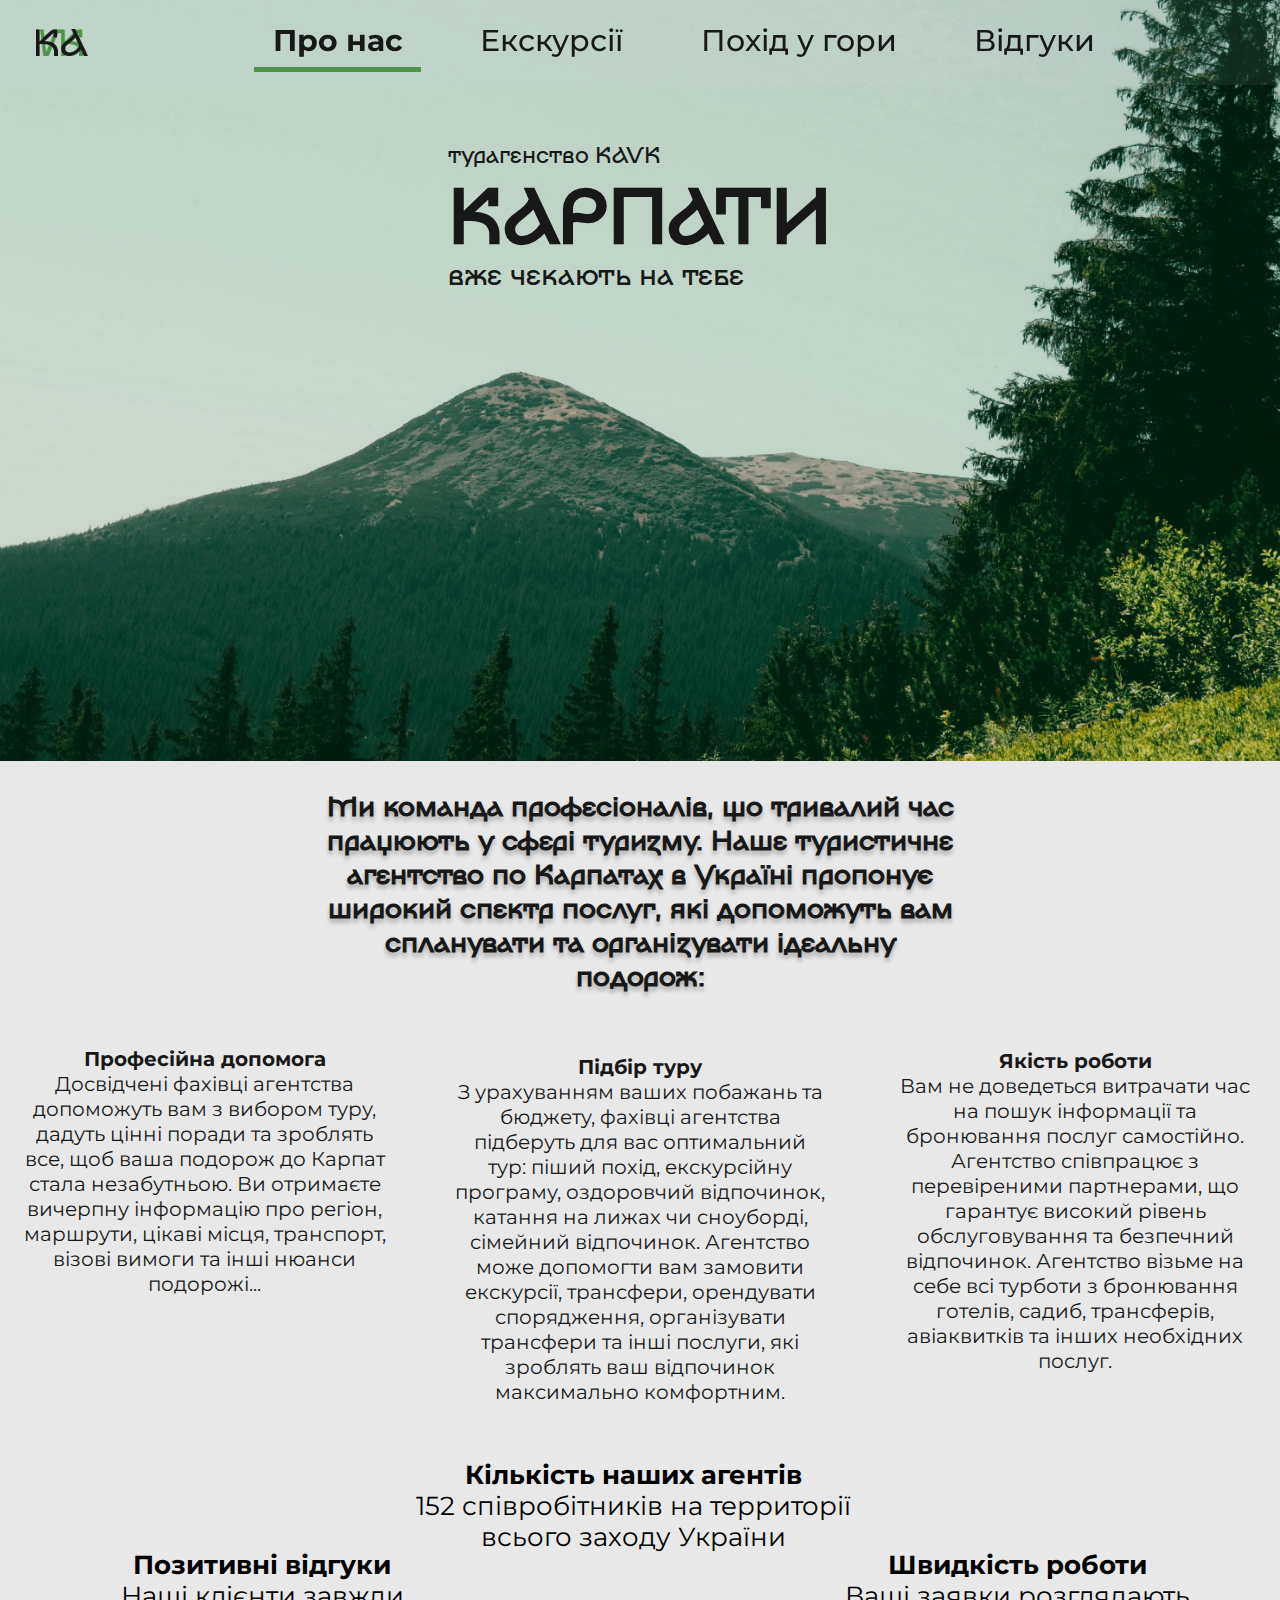
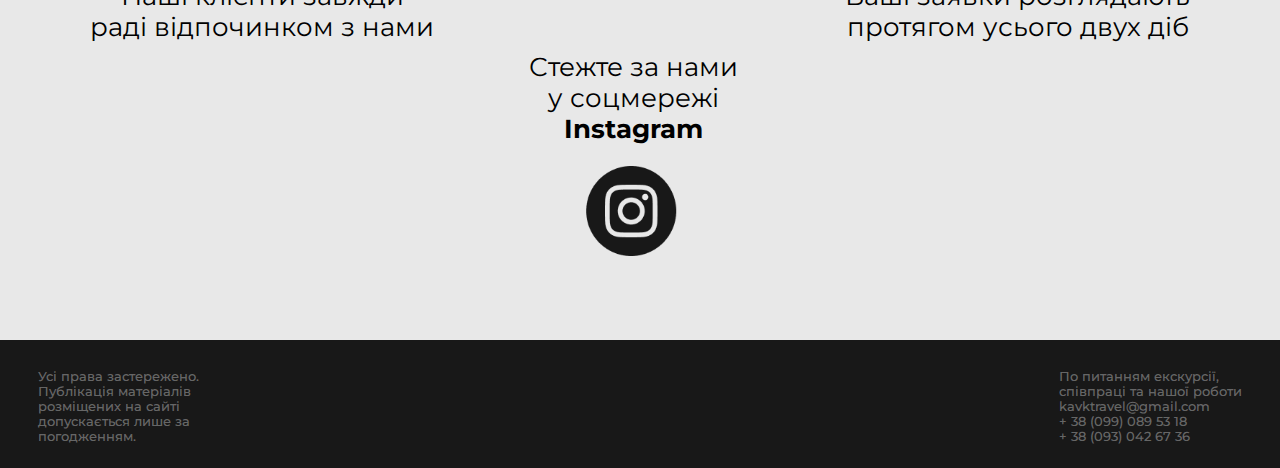
<file: index.html>
<!DOCTYPE html>
<html lang="en">
<head>
    <meta charset="UTF-8">
    <meta name="viewport" content="width=device-width, initial-scale=1.0">
    <title>KAVK Travel</title>
    <link rel="icon" href="images/Group 2 (2).png" sizes="32x32" type="image/png">
    <link href="https://fonts.googleapis.com/css2?family=Montserrat:wght@500&display=swap" rel="stylesheet">
    <link rel="preconnect" href="https://fonts.googleapis.com">
    <link rel="stylesheet" href="css/index.css">
    <link rel="stylesheet" href="fonts"> 
</head>

    <header>
        <img src="images/Clip path group.png" alt="Логотип">
        <div class="buttons-container">
            <button id="indexButton" class="nav-button" data-page="index">Про нас</button>
            <button id="excursionsButton" class="nav-button" data-page="excursions">Екскурсії</button>
            <button id="mountainsButton" class="nav-button" data-page="mountains">Похід у гори</button>
            <button id="reviewsButton" class="nav-button" data-page="reviews">Відгуки</button>
        </div>    
    </header>
    
    <div class="text">
            <p>турагенство KAVK</p>
            <h2>КАРПАТИ</h2>
            <p>вже чекають на тебе</p>
        </div>

    <div class="text1">
        <h1>Ми команда професіоналів, що тривалий час працюють у сфері туризму. Наше туристичне агентство по Карпатах в Україні пропонує широкий спектр послуг, які допоможуть вам спланувати та організувати ідеальну подорож:</h1>
    </div>
    <div class="text2">
        <B>Професійна допомога</B>
            <p>Досвідчені фахівці агентства допоможуть вам з вибором туру, дадуть цінні поради та зроблять все, щоб ваша подорож до Карпат стала незабутньою. Ви отримаєте вичерпну інформацію про регіон, маршрути, цікаві місця, транспорт, візові вимоги та інші нюанси подорожі...</p>
    </div>
    
    <div class="text3">
        <B>Підбір туру</B>
           <p> З урахуванням ваших побажань та бюджету, фахівці агентства підберуть для вас оптимальний тур: піший похід, екскурсійну програму, оздоровчий відпочинок, катання на лижах чи сноуборді, сімейний відпочинок. Агентство може допомогти вам замовити екскурсії, трансфери, орендувати спорядження, організувати трансфери та інші послуги, які зроблять ваш відпочинок максимально комфортним.</p>
    </div>
    
    <div class="text4">
        <B>Якість роботи</B>
            <p>Вам не доведеться витрачати час на пошук інформації та бронювання послуг самостійно. Агентство співпрацює з перевіреними партнерами, що гарантує високий рівень обслуговування та безпечний відпочинок. Агентство візьме на себе всі турботи з бронювання готелів, садиб, трансферів, авіаквитків та інших необхідних послуг.</p>
    </div>

    <div class="text5">
        <B>Кількість наших агентів </B>
            <p>152 співробітників на территорії</p>
            <p>всього заходу України</p>
    </div>

    <div class="text6">
        <B>Позитивні відгуки</B>
            <p>Наші клієнти завжди</p>
            <p>раді відпочинком з нами</p>
    </div>

    <div class="text7">
        <B>Швидкість роботи</B>
            <p>Ваші заявки розглядають</p>
            <p>протягом усього двух діб</p>
    </div>

    <div class="text8">
        <p>Стежте за нами</p>
            <p>у соцмережі</p>
            <b>Instagram</b>
    </div>

    <div class="instagram-button">
        <a href="https://www.instagram.com/kavk_travel_?igsh=MTAzMWR1bzZlYnhleg==" target="_blank">   
            <img src="images/Frame 5.png" alt="Instagram" class="logo1">
            <img src="images/variant_1.png" alt="Instagram" class="logo2">
        </a>
    </div>

    <div class="full-page">
        <div class="slideshow-container"> 
                <div class="slide">
                    <img src="images/photo_main (2).jpg" alt="Main Photo">
                </div>
                <div class="slide">
                    <img src=" images/Property 1=Variant3.jpg" alt="Second Photo">
                </div>
                <div class="slide">
                    <img src="images/photo_main (1).jpg" alt="Third Photo">
            </div>
            <img src="images/main_1.png">
        </div>
        <div class="bottom-panel">
        <div class="bottom-left">
            <p>Усі права застережено. <br> Публікація матеріалів <br>розміщених на сайті <br> допускається лише за<br> погодженням.</p>
    </div>
    <div class="bottom-right">
        <p>По питанням екскурсії, <br> співпраці та нашої роботи <br>
            kavktravel@gmail.com <br>
            + 38 (099) 089 53 18 <br>
            + 38 (093) 042 67 36</p>
    </div>   
    <script>
    // Зміна кольору фону заголовка під час прокручування
   window.addEventListener('scroll', function() {
       const header = document.querySelector('header');
       if (window.scrollY > 50) { 
           header.classList.add('scrolled');
       } else {
           header.classList.remove('scrolled');
       }
            });
        // відповідає за кнопки верхньої панелі
       const buttons = document.querySelectorAll('.nav-button');
       function navigateToPage(event) {
           const page = event.target.getAttribute('data-page'); 
           window.location.href = `${page}.html`;
       }
       buttons.forEach(button => button.addEventListener('click', navigateToPage));
       function setActiveButton() {
           const currentPageUrl = window.location.href; 
           buttons.forEach(button => {
               const buttonPageUrl = button.getAttribute('data-page') + '.html';
               if (currentPageUrl.includes(buttonPageUrl)) {
                   button.classList.add('active'); 
               }
           });
       }
       // функція слайдшоу
       let slideIndex = 0;
           showSlides();
           function showSlides() {
       let slides = document.getElementsByClassName("slide");
       for (let i = 0; i < slides.length; i++) {
           slides[i].style.display = "none";
       }
           slideIndex++;
       if (slideIndex > slides.length) {slideIndex = 1}
       slides[slideIndex-1].style.display = "block";
       setTimeout(showSlides, 3000);
       } 
       // Викликає функцію при завантаженні сторінки
       window.addEventListener('load', setActiveButton);
   </script>
</body>
</html>
</file>
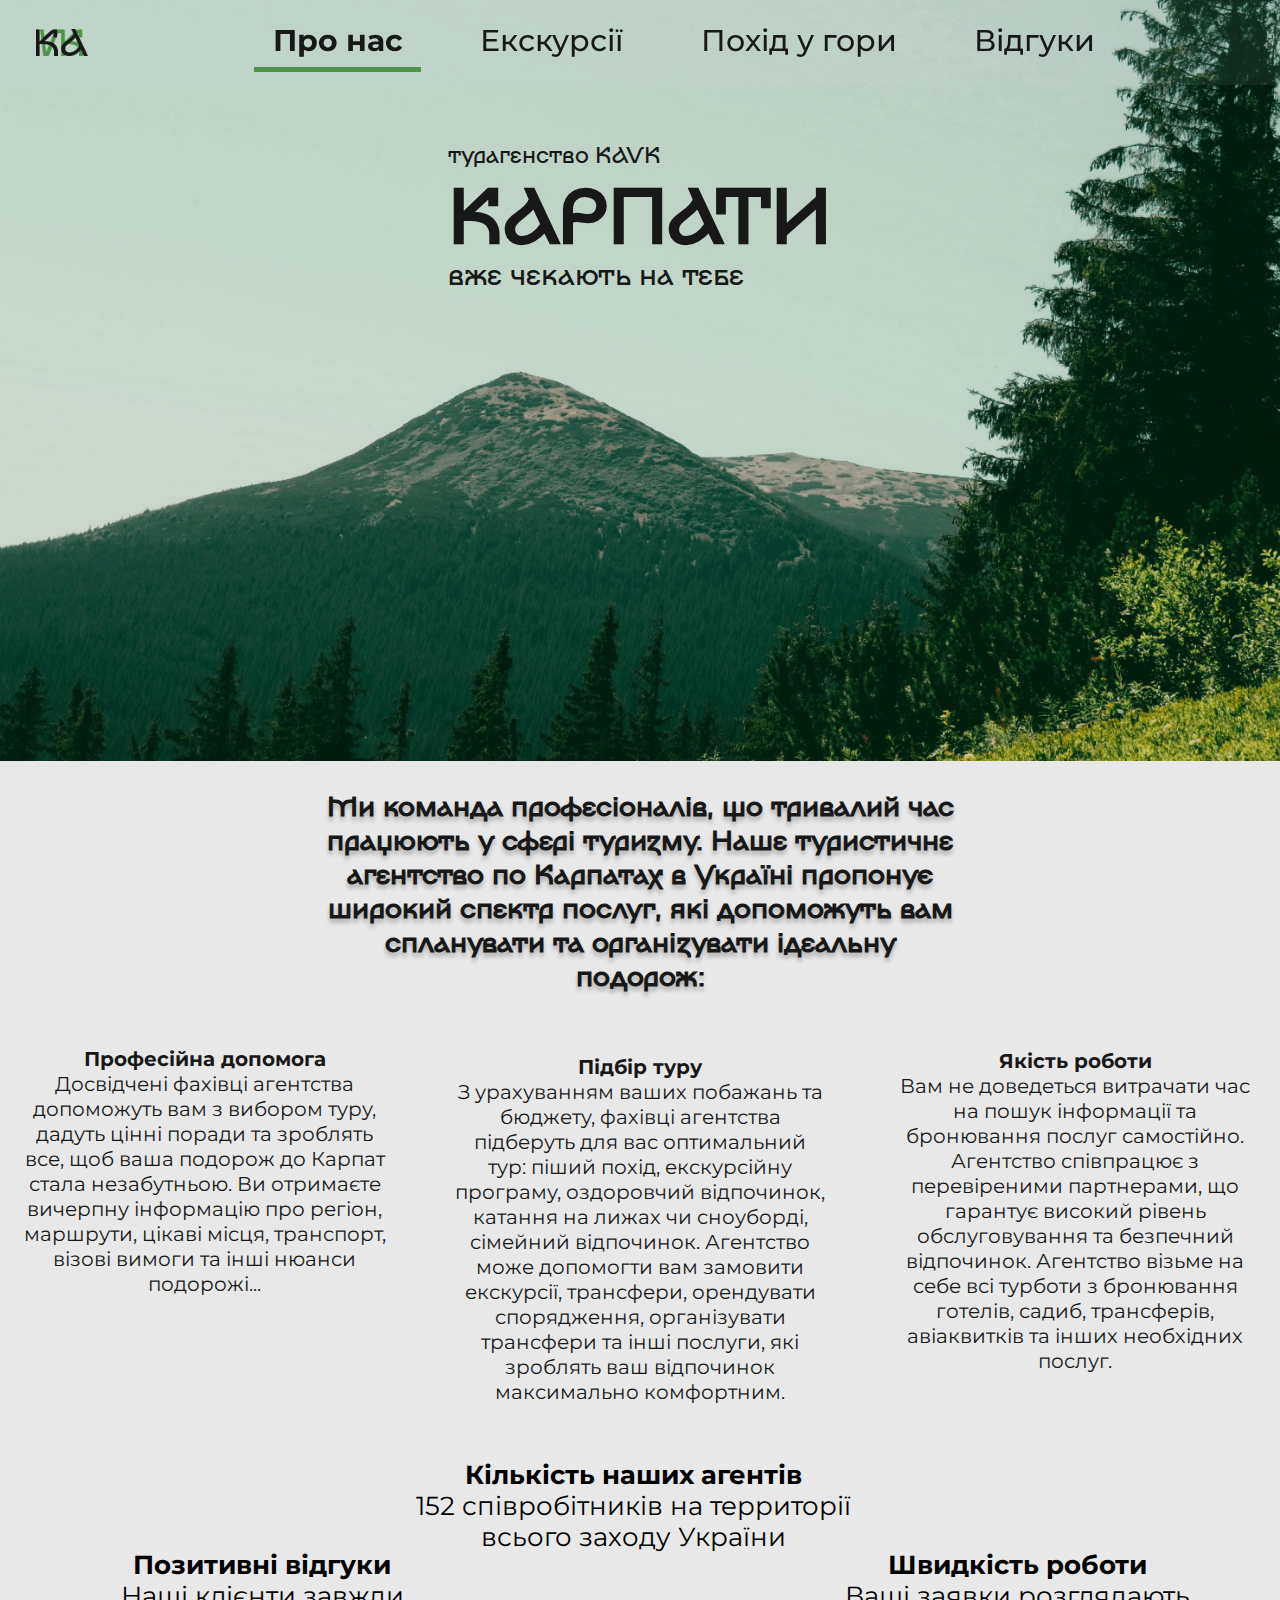
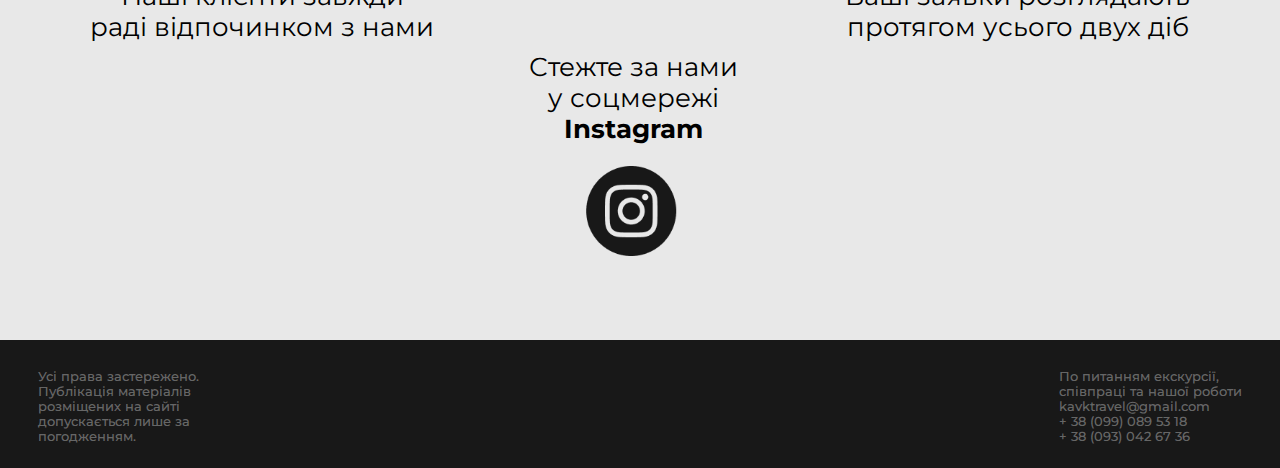
<file: about.html>
<!DOCTYPE html>
<html lang="en">
<head>
    <meta charset="UTF-8">
    <meta name="viewport" content="width=device-width, initial-scale=1.0">
    <title>KAVK Travel</title>
    <link rel="icon" href="images/Group 2 (2).png" sizes="32x32" type="image/png">
    <link href="https://fonts.googleapis.com/css2?family=Montserrat:wght@500&display=swap" rel="stylesheet">
    <link rel="preconnect" href="https://fonts.googleapis.com">
    <link rel="stylesheet" href="css/about.css">
    <link rel="stylesheet" href="fonts"> 
</head>

    <header>
        <img src="images/Clip path group.png" alt="Логотип">
        <div class="buttons-container">
            <button id="aboutButton" class="nav-button" data-page="about">Про нас</button>
            <button id="excursionsButton" class="nav-button" data-page="excursions">Екскурсії</button>
            <button id="mountainsButton" class="nav-button" data-page="mountains">Похід у гори</button>
            <button id="reviewsButton" class="nav-button" data-page="reviews">Відгуки</button>
        </div>    
    </header>
    
    <div class="text">
            <p>турагенство KAVK</p>
            <h2>КАРПАТИ</h2>
            <p>вже чекають на тебе</p>
        </div>

    <div class="text1">
        <h1>Ми команда професіоналів, що тривалий час працюють у сфері туризму. Наше туристичне агентство по Карпатах в Україні пропонує широкий спектр послуг, які допоможуть вам спланувати та організувати ідеальну подорож:</h1>
    </div>
    <div class="text2">
        <B>Професійна допомога</B>
            <p>Досвідчені фахівці агентства допоможуть вам з вибором туру, дадуть цінні поради та зроблять все, щоб ваша подорож до Карпат стала незабутньою. Ви отримаєте вичерпну інформацію про регіон, маршрути, цікаві місця, транспорт, візові вимоги та інші нюанси подорожі...</p>
    </div>
    
    <div class="text3">
        <B>Підбір туру</B>
           <p> З урахуванням ваших побажань та бюджету, фахівці агентства підберуть для вас оптимальний тур: піший похід, екскурсійну програму, оздоровчий відпочинок, катання на лижах чи сноуборді, сімейний відпочинок. Агентство може допомогти вам замовити екскурсії, трансфери, орендувати спорядження, організувати трансфери та інші послуги, які зроблять ваш відпочинок максимально комфортним.</p>
    </div>
    
    <div class="text4">
        <B>Якість роботи</B>
            <p>Вам не доведеться витрачати час на пошук інформації та бронювання послуг самостійно. Агентство співпрацює з перевіреними партнерами, що гарантує високий рівень обслуговування та безпечний відпочинок. Агентство візьме на себе всі турботи з бронювання готелів, садиб, трансферів, авіаквитків та інших необхідних послуг.</p>
    </div>

    <div class="text5">
        <B>Кількість наших агентів </B>
            <p>152 співробітників на территорії</p>
            <p>всього заходу України</p>
    </div>

    <div class="text6">
        <B>Позитивні відгуки</B>
            <p>Наші клієнти завжди</p>
            <p>раді відпочинком з нами</p>
    </div>

    <div class="text7">
        <B>Швидкість роботи</B>
            <p>Ваші заявки розглядають</p>
            <p>протягом усього двух діб</p>
    </div>

    <div class="text8">
        <p>Стежте за нами</p>
            <p>у соцмережі</p>
            <b>Instagram</b>
    </div>

    <div class="instagram-button">
        <a href="https://www.instagram.com/kavk_travel_?igsh=MTAzMWR1bzZlYnhleg==" target="_blank">   
            <img src="images/Frame 5.png" alt="Instagram" class="logo1">
            <img src="images/variant_1.png" alt="Instagram" class="logo2">
        </a>
    </div>

    <div class="full-page">
        <div class="slideshow-container"> 
                <div class="slide">
                    <img src="images/photo_main (2).jpg" alt="Main Photo">
                </div>
                <div class="slide">
                    <img src=" images/Property 1=Variant3.jpg" alt="Second Photo">
                </div>
                <div class="slide">
                    <img src="images/photo_main (1).jpg" alt="Third Photo">
            </div>
            <img src="images/main_1.png">
        </div>
        <div class="bottom-panel">
        <div class="bottom-left">
            <p>Усі права застережено. <br> Публікація матеріалів <br>розміщених на сайті <br> допускається лише за<br> погодженням.</p>
    </div>
    <div class="bottom-right">
        <p>По питанням екскурсії, <br> співпраці та нашої роботи <br>
            kavktravel@gmail.com <br>
            + 38 (099) 089 53 18 <br>
            + 38 (093) 042 67 36</p>
    </div>   
    <script>
    // Зміна кольору фону заголовка під час прокручування
   window.addEventListener('scroll', function() {
       const header = document.querySelector('header');
       if (window.scrollY > 50) { 
           header.classList.add('scrolled');
       } else {
           header.classList.remove('scrolled');
       }
            });
        // відповідає за кнопки верхньої панелі
       const buttons = document.querySelectorAll('.nav-button');
       function navigateToPage(event) {
           const page = event.target.getAttribute('data-page'); 
           window.location.href = `${page}.html`;
       }
       buttons.forEach(button => button.addEventListener('click', navigateToPage));
       function setActiveButton() {
           const currentPageUrl = window.location.href; 
           buttons.forEach(button => {
               const buttonPageUrl = button.getAttribute('data-page') + '.html';
               if (currentPageUrl.includes(buttonPageUrl)) {
                   button.classList.add('active'); 
               }
           });
       }
       // функція слайдшоу
       let slideIndex = 0;
           showSlides();
           function showSlides() {
       let slides = document.getElementsByClassName("slide");
       for (let i = 0; i < slides.length; i++) {
           slides[i].style.display = "none";
       }
           slideIndex++;
       if (slideIndex > slides.length) {slideIndex = 1}
       slides[slideIndex-1].style.display = "block";
       setTimeout(showSlides, 3000);
       } 
       // Викликає функцію при завантаженні сторінки
       window.addEventListener('load', setActiveButton);
   </script>
</body>
</html>
</file>
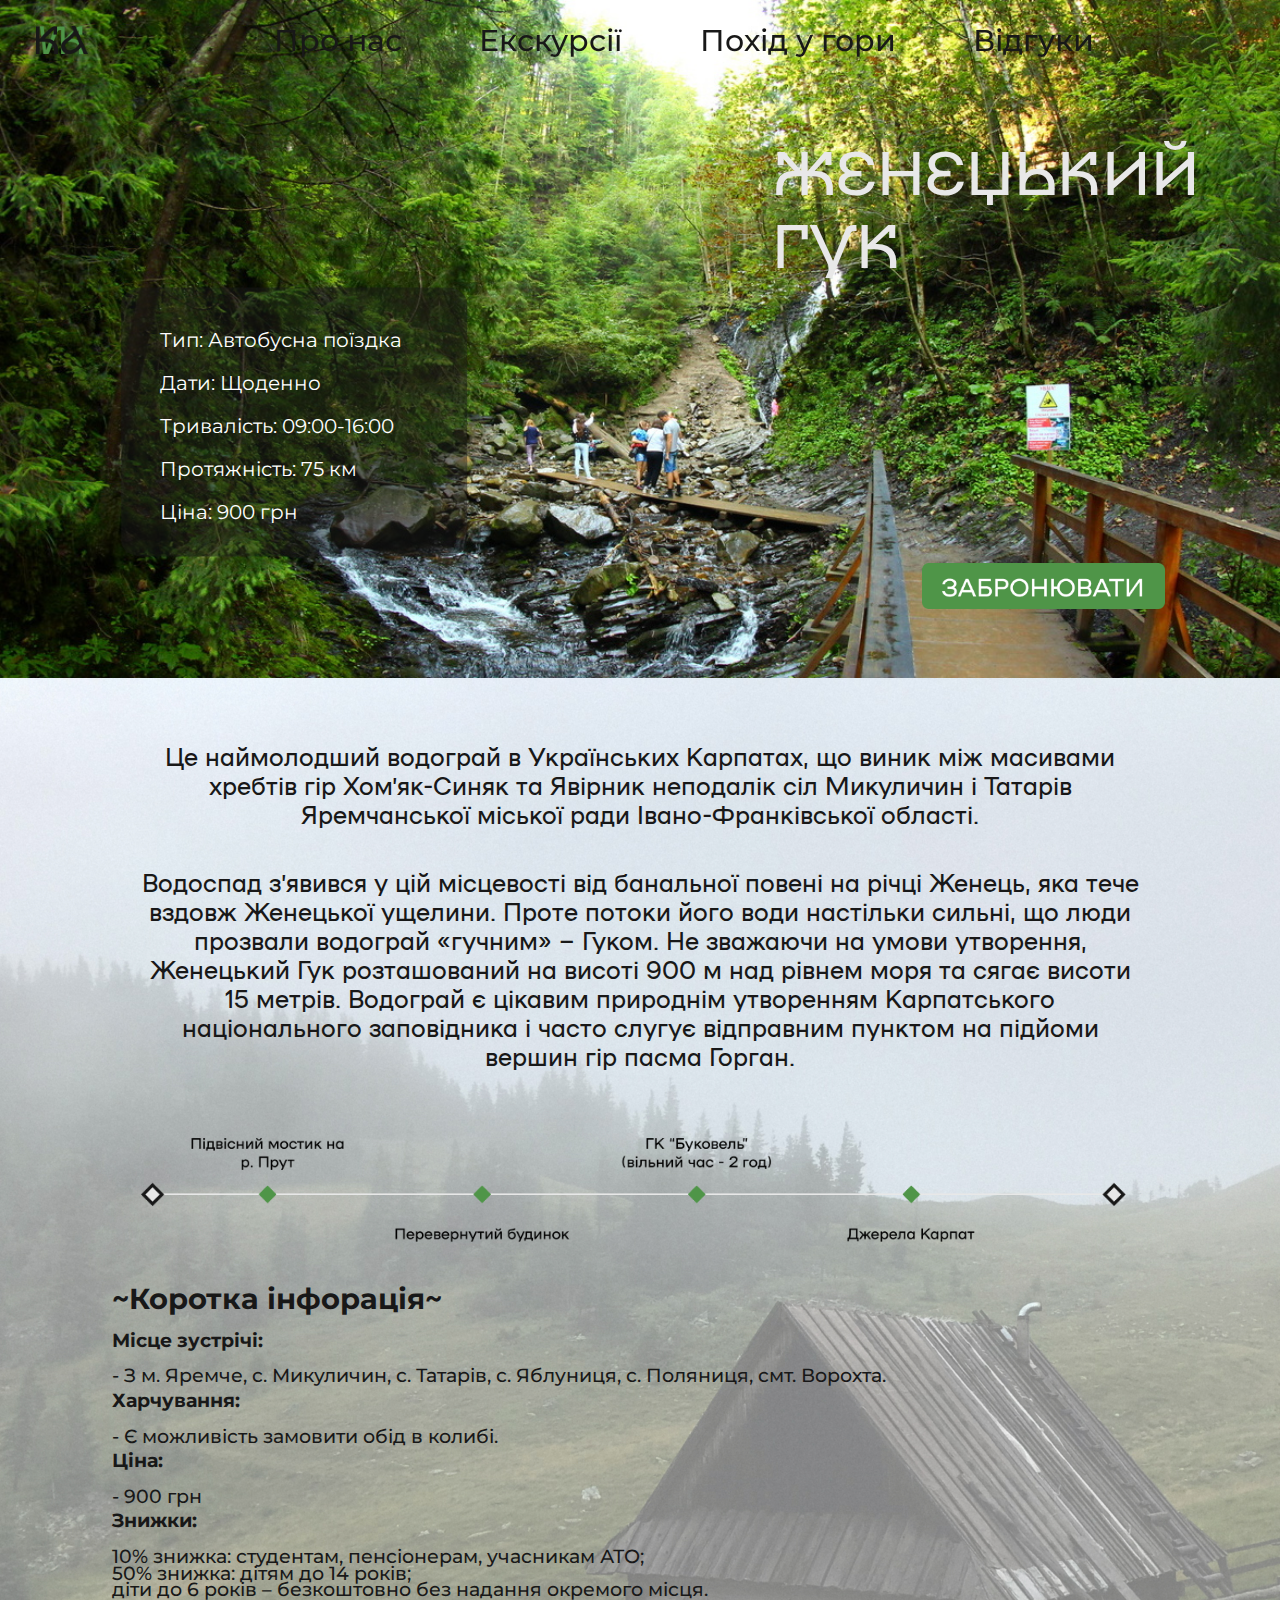
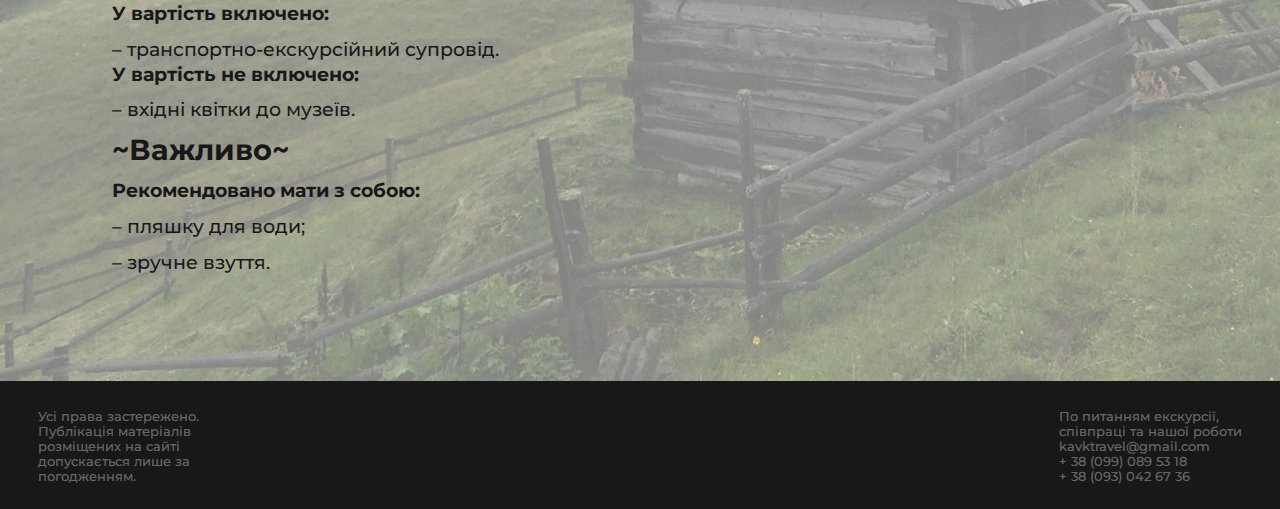
<file: jenevskyguk.html>
<!DOCTYPE html>
<html lang="en">
<head>
    <meta charset="UTF-8">
    <meta name="viewport" content="width=device-width, initial-scale=1.0">
    <title>Zhenetsky Huk</title>
    <link rel="icon" href="images/Group 2 (2).png" sizes="32x32" type="image/png">
    <link href="https://fonts.googleapis.com/css2?family=Montserrat:wght@500&display=swap" rel="stylesheet">
    <link href="https://fonts.googleapis.com/css2?family=Montserrat:wght@400&display=swap" rel="stylesheet">
    <link rel="preconnect" href="https://fonts.googleapis.com">
    <link rel="stylesheet" href="css/jenevsky.css">
</head>
<body>
    <header>
        <img src="images/Clip path group.png" alt="Логотип">
        <div class="buttons-container">
            <button id="indexButton" class="nav-button" data-page="index">Про нас</button>
            <button id="excursionsButton" class="nav-button" data-page="excursions">Екскурсії</button>
            <button id="mountainsButton" class="nav-button" data-page="mountains">Похід у гори</button>
            <button id="reviewsButton" class="nav-button" data-page="reviews">Відгуки</button>
        </div>    
    </header>

    <div class="full-page">
        <img src="images/resize-IMG_6831 (1).jpg">
        <img src="images/mykyta_smahon_1 1 (1).jpg">
    </div> 
    
    <!-- Кнопка ЗАБРОНЮВАТИ -->
    <button id="bookButton" class="nav-button1">
        <img src="images/Group 7.png" alt="Логотип для бронювання">
    </button>

    <div id="registrationPanel" class="registration-panel">
        <form>
            <h2>Форма бронювання</h2>
            <label for="date">Дата:</label>
            <input type="date" id="date" name="date" required><br><br>
            <label for="name">Прізвище та ім'я:</label>
            <input type="text" id="name" name="name" required><br><br>
            <label for="email">Електронна адреса:</label>
            <input type="email" id="email" name="email" required><br><br>
            <label for="phone">Телефон:</label>
            <input type="tel" id="phone" name="phone" required><br><br>
            <button type="submit">Надіслати</button>
        </form>
    </div>
    <div id="overlay" class="overlay"></div>
    
    <div class="text">
        <p>ЖЕНЕЦЬКИЙ ГУК</p>
    </div> 

    <div class="black">
        <p class="black-text">Тип: Автобусна поїздка<br>Дати: Щоденно<br>Тривалість: 09:00-16:00<br>Протяжність: 75 км<br>Ціна: 900 грн</p>
    </div>

    <div class="text1">
        <p>Це наймолодший водограй в Українських Карпатах, що виник між масивами хребтів гір Хом’як-Синяк та Явірник неподалік сіл Микуличин і Татарів Яремчанської міської ради Івано-Франківської області.</p>
        <p>Водоспад з’явився у цій місцевості від банальної повені на річці Женець, яка тече вздовж Женецької ущелини. Проте потоки його води настільки сильні, що люди прозвали водограй «гучним» – Гуком. Не зважаючи на умови утворення, Женецький Гук розташований на висоті 900 м над рівнем моря та сягає висоти 15 метрів. Водограй є цікавим природнім утворенням Карпатського національного заповідника і часто слугує відправним пунктом на підйоми вершин гір пасма Горган.</p>
    </div>

    <div class="text2">
        <h2>~Коротка інфорація~</h2>
        <b>Місце зустрічі:</b>
        <p>- З м. Яремче, с. Микуличин, с. Татарів, с. Яблуниця, с. Поляниця, смт. Ворохта.</p>
    
        <b>Харчування:</b>
        <p>- Є можливість замовити обід в колибі.</p>
    
        <b>Ціна:</b>
        <p>- 900 грн</p>
    
        <b>Знижки:</b>
        <p>10% знижка: студентам, пенсіонерам, учасникам АТО;<br>
        50% знижка: дітям до 14 років;<br>
        діти до 6 років – безкоштовно без надання окремого місця.</p>
    
        <b>У вартість включено:</b>
        <p>– транспортно-екскурсійний супровід.</p>

        <b>У вартість не включено:</b>
        <p>– вхідні квітки до музеїв.</p>

        <h2>~Важливо~</h2>
        <b>Рекомендовано мати з собою:</b>
        <p>– пляшку для води;</p>
        <p>– зручне взуття.</p>
    </div>
    <div class="photo">
        <img src="images/Frame 15.png" alt="Опис зображення 1">
    </div>

    <div class="bottom-panel">
        <div class="bottom-left">
            <p>Усі права застережено. <br> Публікація матеріалів <br>розміщених на сайті <br> допускається лише за<br> погодженням.</p>
        </div>
        <div class="bottom-right">
            <p>По питанням екскурсії, <br> співпраці та нашої роботи <br>
            kavktravel@gmail.com <br>
            + 38 (099) 089 53 18 <br>
            + 38 (093) 042 67 36</p>
        </div>
    </div>

    <script>
        // відповідає за появу панелі ФОРМА БРОНЮВАННЯ і затемнення заднього фону
        document.getElementById('bookButton').addEventListener('click', function() {
            var panel = document.getElementById('registrationPanel');
            var overlay = document.getElementById('overlay');
            if (panel.style.display === 'none' || panel.style.display === '') {
                panel.style.display = 'block';
                overlay.style.display = 'block';
            } else {
                panel.style.display = 'none';
                overlay.style.display = 'none';
            }
        });

        // закриває панель при натисканні на overlay
        document.getElementById('overlay').addEventListener('click', function() {
            document.getElementById('registrationPanel').style.display = 'none';
            document.getElementById('overlay').style.display = 'none';
        });

        // відповідає за зміну панелі при прокручуванні
        window.addEventListener('scroll', function() {
            const header = document.querySelector('header');
            if (window.scrollY > 50) { 
                header.classList.add('scrolled');
            } else {
                header.classList.remove('scrolled');
            }
        });

        // відповідає за кнопки верхньої панелі
        const buttons = document.querySelectorAll('.nav-button');
        function navigateToPage(event) {
            const page = event.target.getAttribute('data-page'); 
            window.location.href = `${page}.html`;
        }
        buttons.forEach(button => button.addEventListener('click', navigateToPage));

        function setActiveButton() {
            const currentPageUrl = window.location.href; 
            buttons.forEach(button => {
                const buttonPageUrl = button.getAttribute('data-page') + '.html';
                if (currentPageUrl.includes(buttonPageUrl)) {
                    button.classList.add('active'); 
                }
            });
        }

        // функція слайдшоу
        let slideIndex = 0;
        showSlides();
        function showSlides() {
            let slides = document.getElementsByClassName("slide");
            for (let i = 0; i < slides.length; i++) {
                slides[i].style.display = "none";
            }
            slideIndex++;
            if (slideIndex > slides.length) {
                slideIndex = 1
            }
            slides[slideIndex-1].style.display = "block";
            setTimeout(showSlides, 3000);
        } 
       // Викликає функцію при завантаженні сторінки
       window.addEventListener('load', setActiveButton);
   </script>
</body>
</html>
</file>
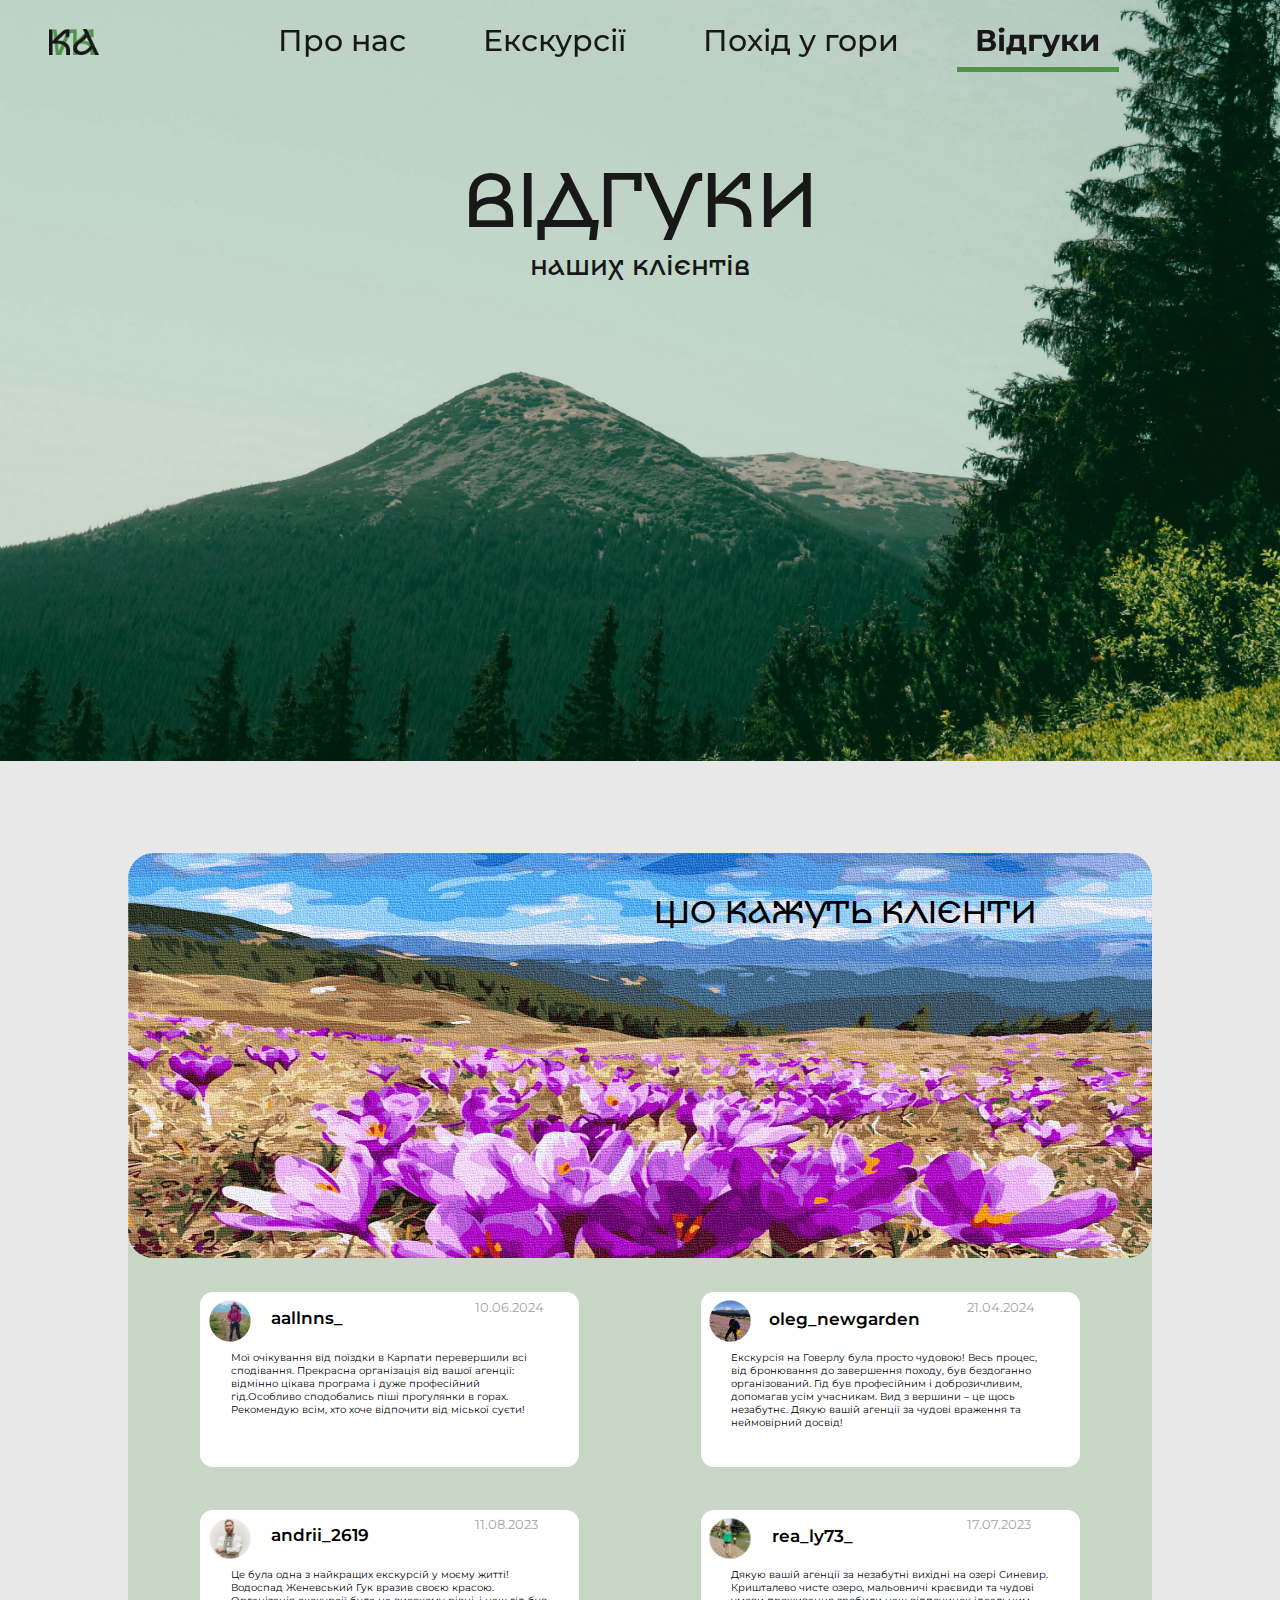
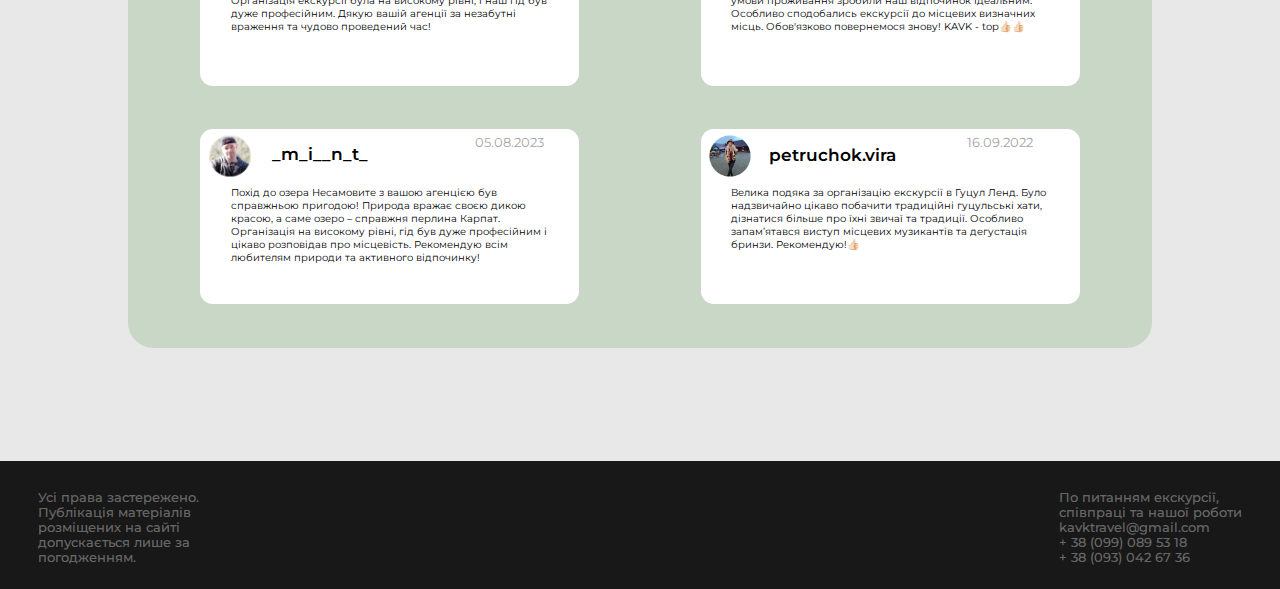
<file: reviews.html>
<!DOCTYPE html>
<html lang="en">
<head>
    <meta charset="UTF-8">
    <meta name="viewport" content="width=device-width, initial-scale=1.0">
    <title>KAVK Reviews</title>
    <link rel="icon" href="images/Group 2 (2).png" sizes="32x32" type="image/png">
    <link href="https://fonts.googleapis.com/css2?family=Montserrat:wght@500&display=swap" rel="stylesheet">
    <link rel="preconnect" href="https://fonts.googleapis.com">
    <link rel="stylesheet" href="css/reviews.css">
</head>
<body>
    <header>
        <img src="images/Clip path group.png" alt="Логотип">
        <div class="buttons-container">
            <button id="indexButton" class="nav-button" data-page="index">Про нас</button>
            <button id="excursionsButton" class="nav-button" data-page="excursions">Екскурсії</button>
            <button id="mountainsButton" class="nav-button" data-page="mountains">Похід у гори</button>
            <button id="reviewsButton" class="nav-button" data-page="reviews">Відгуки</button>
        </div>
    </header>
        <div class="full-page">
            <div class="slideshow-container">
                <div class="slide">
                    <img src="images/photo_main (2).jpg" alt="Main Photo">
                </div>
                <div class="slide">
                    <img src=" images/Property 1=Variant3.jpg" alt="Second Photo">
                </div>
                <div class="slide">
                    <img src="images/photo_main (1).jpg" alt="Third Photo">
            </div>
        <img src="images/vidjuki_1 (1).png">
        <div class="overlay">
            <img src="images/D.jpg" class="overlay-photo">
            <div class="translucent-overlay"></div>
            <div class="translucent-overlay2"></div>
            <div class="translucent-overlay3"></div>
            <div class="translucent-overlay4"></div>
            <div class="translucent-overlay5"></div>
            <div class="translucent-overlay6"></div>
            <div class="translucent-overlay7"></div>
            <div class="overlay-text-container">    
                <div class="overlay-text4">ЩО КАЖУТЬ КЛІЄНТИ</div>
                <div class="overlay-text5">aallnns_</div>
                <div class="overlay-text6">Мої очікування від поїздки в Карпати перевершили всі сподівання. Прекрасна організація від вашої агенції: відмінно цікава програма і дуже професійний гід.Особливо сподобались піші прогулянки в горах. Рекомендую всім, хто хоче відпочити від міської суєти!</div>
                <div class="overlay-text7">10.06.2024</div>
                <div class="overlay-text8">oleg_newgarden</div>
                <div class="overlay-text9">Екскурсія на Говерлу була просто чудовою! Весь процес, від бронювання до завершення походу, був бездоганно організований. Гід був професійним і доброзичливим, допомагав усім учасникам. Вид з вершини – це щось незабутнє. Дякую вашій агенції за чудові враження та неймовірний досвід!</div>
                <div class="overlay-text10">21.04.2024</div>
                <div class="overlay-text11">andrii_2619</div>
                <div class="overlay-text12">Це була одна з найкращих екскурсій у моєму житті! Водоспад Женевський Гук вразив своєю красою. Організація екскурсії була на високому рівні, і наш гід був дуже професійним. Дякую вашій агенції за незабутні враження та чудово проведений час!</div>
                <div class="overlay-text13">11.08.2023</div>
                <div class="overlay-text14">rea_ly73_</div>
                <div class="overlay-text15">Дякую вашій агенції за незабутні вихідні на озері Синевир. Кришталево чисте озеро, мальовничі краєвиди та чудові умови проживання зробили наш відпочинок ідеальним. Особливо сподобались екскурсії до місцевих визначних місць. Обов'язково повернемося знову! KAVK - top👍🏻👍🏻</div>
                <div class="overlay-text16">17.07.2023</div>
                <div class="overlay-text17">_m_i__n_t_</div>
                <div class="overlay-text18">Похід до озера Несамовите з вашою агенцією був справжньою пригодою! Природа вражає своєю дикою красою, а саме озеро – справжня перлина Карпат. Організація на високому рівні, гід був дуже професійним і цікаво розповідав про місцевість. Рекомендую всім любителям природи та активного відпочинку!</div>
                <div class="overlay-text19">05.08.2023</div>
                <div class="overlay-text20">petruchok.vira</div>
                <div class="overlay-text21">Велика подяка за організацію екскурсії в Гуцул Ленд. Було надзвичайно цікаво побачити традиційні гуцульські хати, дізнатися більше про їхні звичаї та традиції. Особливо запам’ятався виступ місцевих музикантів та дегустація бринзи. Рекомендую!👍🏻</div>
                <div class="overlay-text22">16.09.2022</div>
        </div>
            <img src="images/Говерла-cropped (4).jpg" class="overlay-photo1">
            <img src="images/Oleg_new.png" class="overlay-photo2">
            <img src="images/Володя.png" class="overlay-photo3">
            <img src="images/Наталія.png" class="overlay-photo4">
            <img src="images/Андрій.png" class="overlay-photo5">
            <img src="images/Ленд-cropped.jpg" class="overlay-photo6">
            <div class="reviews-text-container">
                <div class="reviews-text1">ВІДГУКИ</div>
                <div class="reviews-text2">наших клієнтів</div>
        </div>
    </div>    
        <div class="bottom-panel">
        <div class="bottom-left">
            <p>Усі права застережено. <br> Публікація матеріалів <br>розміщених на сайті <br> допускається лише за<br> погодженням.</p>
    </div>
    <div class="bottom-right">
        <p>По питанням екскурсії, <br> співпраці та нашої роботи <br>
            kavktravel@gmail.com <br>
            + 38 (099) 089 53 18 <br>
            + 38 (093) 042 67 36</p>
    </div>
    <script>
    // Зміна кольору фону заголовка під час прокручування
   window.addEventListener('scroll', function() {
       const header = document.querySelector('header');
       if (window.scrollY > 50) { 
           header.classList.add('scrolled');
       } else {
           header.classList.remove('scrolled');
       }
        });
        // відповідає за кнопки верхньої панелі
       const buttons = document.querySelectorAll('.nav-button');
       function navigateToPage(event) {
           const page = event.target.getAttribute('data-page'); 
           window.location.href = `${page}.html`;
       }
       buttons.forEach(button => button.addEventListener('click', navigateToPage));
       function setActiveButton() {
           const currentPageUrl = window.location.href; 
           buttons.forEach(button => {
               const buttonPageUrl = button.getAttribute('data-page') + '.html';
               if (currentPageUrl.includes(buttonPageUrl)) {
                   button.classList.add('active'); 
               }
           });
       }
        // функція слайдшоу
       let slideIndex = 0;
           showSlides();
           function showSlides() {
       let slides = document.getElementsByClassName("slide");
       for (let i = 0; i < slides.length; i++) {
           slides[i].style.display = "none";
       }
           slideIndex++;
       if (slideIndex > slides.length) {slideIndex = 1}
       slides[slideIndex-1].style.display = "block";
       setTimeout(showSlides, 3000);
       } 
       
       // Викликає функцію при завантаженні сторінки
       window.addEventListener('load', setActiveButton);
   </script>
</body>
</html>
</file>
<file: css/index.css>
body {
    margin: 0;
    padding: 0;
}

/*Лого*/
header {
    position: fixed;
    top: 0;
    left: 0;
    width: 100%;
    background-color: rgba(232, 232, 232, 0.073);
    padding: 1% 0;
    color: black;
    display: flex;
    align-items: center;
    justify-content: space-between;
    z-index: 1000;
}

header.scrolled {
    background-color: rgb(232, 232, 232); /* Change to the color you want when scrolled */
    transition: background-color 0.5s;
}

header img {
    width: 4%;
    margin-left: 2.85%;
}

/*Стилі для кнопків ПРО НАС, ПОХОДИ В ГОРИ, ЕКСКУРСІЇ, ВІДГУКИ*/
.buttons-container {
    flex-grow: 1; 
    text-align: center;
}

header button {
    padding: 0.77% 1.54%;
    margin: 0 1.54%;
    font-size: 2.31vw;
    background-color: transparent;
    border: none;
    color: rgba(24, 24, 24, 1);
    font-family: 'Montserrat', sans-serif;
    font-weight: 500;
    cursor: pointer;
    text-decoration: none;
}

header button:hover {
    font-family: 'Montserrat', sans-serif;
    font-weight: 600;
}

.nav-button {
    font-weight: 500;
}

.nav-button.active {
    font-weight: bold; 
    border-bottom: 0.2em solid rgba(79, 149, 72, 1); 
}

/*Стилі для нижньої панель*/
.bottom-panel {
    position: relative;
    width: 100%;
    background-color: rgba(24, 24, 24, 1);
    padding: 5% 0; 
    text-align: center;
    font-family: 'Montserrat', sans-serif;
    font-weight: 500;
    font-size: 1vw;
    margin-top: 35%; /*верх вниз пересуває*/
    z-index: 2;
}

.bottom-left {
    position: absolute;
    bottom: 19%; /* Decrease the bottom value */
    left: 3%;
    text-align: left;
    margin-top: -10px; /* Increase the negative margin-top value */
}

.bottom-right {
    position: absolute;
    bottom: 19%; /* Decrease the bottom value */
    right: 3%;
    text-align: left;
    margin-top: -10px; /* Increase the negative margin-top value */
}

.bottom-left p, .bottom-right p {
    color: rgba(232, 232, 232, 0.4);
    margin: 0;
}

.bottom-panel img {
    max-width: 100%;
    height: auto;
    display: block;
    margin: 0 auto;
}

.bottom-panel {
    margin-top: 0;
}

.full-page {
    position: relative; 
}

.full-page img {
    width: 100%;
    height: auto;
    display: block;
    margin: 0;
    padding: 0;
    border: none; 
}

/*Шрифти*/
@font-face {
    font-family: 'NAMU-1400';
    src: url('../fonts/NAMU-1400.woff2') format('woff2'), /* Для сучасних браузерів */
         url('../fonts/NAMU-1400.woff') format('woff');   /* Для старіших браузерів */
    font-weight: normal;
    font-style: normal;
}

/*Загальні стилі для тексту (турагенство KAVK...)*/
.text {
    position: absolute;
    top: 17vw;
    left: 50%;
    transform: translate(-50%, -50%);
    text-align: left;
    color: #181818;
    font-family: 'NAMU-1400', sans-serif;
    z-index: 1;
}

.text h2 {
    margin-top: -2vw; /* Зменшено відстань від заголовка до першого абзацу */
    margin-bottom: -1vw; /* Зменшено відстань між заголовком і підзаголовком */
    font-size: 6vw;
}

.text p:first-child {
    font-size: 1.8vw;
}

.text p:last-child {
    margin-top: 3%; 
    font-size: 2.3vw;
}

 .text1 {
/* Ми команда професіоналів, що тривалий час працюють у сфері туризму. Наше туристичне агентство по Карпатах в Україні пропонує широкий спектр послуг, які допоможуть вам спланувати та організувати ідеальну подорож: */
position: absolute;
width: 49vw;
left: 50%;
top: 60vw;
transform: translateX(-50%);
font-family: 'NAMU-1400', sans-serif;
font-size: 1.1vw;
text-align: center;
color: #181818;
z-index: 1;
text-shadow: 0px 4px 4px rgba(0, 0, 0, 0.25);
}

 .text2, .text3, .text4 {
    position: absolute;
    width: 29vw; 
    font-family: 'Montserrat', sans-serif;;
    top: 91.5vw;
    font-size: 1.6vw;
    text-align: center;
    color: #181818;
    z-index: 1;
}

/*Професійна допомога...*/
.text2 {
    left: 16%;
    transform: translate(-50%, -50%);
}

/*Підбір туру...*/
.text3 {
    top: 96vw;
    left: 50%;
    transform: translate(-50%, -50%);
}

/*Якість роботи...*/
 .text4 {
    top: 94.5vw;
    right: 16%;
    transform: translate(50%, -50%);
}

/*Кількість наших агентів...*/
.text5 {
    position: absolute;
    width: 45vw; 
    text-align: center;
    font-family: 'Montserrat', sans-serif;
    right: 28%;
    font-size: 2vw;
    top: 114vw;
    z-index: 100;
}

/*Позитивні відгуки...*/
.text6 {
    position: absolute;
    width: 33vw; 
    text-align: center;
    font-family: 'Montserrat', sans-serif;
    left: 4%;
    font-size: 2vw;
    top: 121vw;
    z-index: 100;
}

/*Швидкість роботи...*/
 .text7 {
    position: absolute;
    width: 33vw; 
    text-align: center;
    font-family: 'Montserrat', sans-serif;
    right: 4%;
    font-size: 2vw;
    top: 121vw;
    z-index: 100;
}

/*Стежте за нами...*/
 .text8 {
    position: absolute;
    width: 33vw; 
    text-align: center;
    font-family: 'Montserrat', sans-serif;
    right: 34%;
    font-size: 2vw;
    top: 129vw;
    z-index: 100;
}

.text2 p, .text3 p, .text4 p, .text5 p, .text6 p, .text7 p, .text8 p {
    margin: 0; /* Задає нульові відступи */
}

/*Стилі для кнопки ІНСТАГРАМУ */
.instagram-button {
    text-align: center;
    position: absolute;
    margin-top: 138vw;
    left: 49.3%;
    transform: translateX(-50%);
    z-index: 1;

}

.instagram-button img {
    width: 7vw; 
    height:7vw;
    display: none;
}

/*Лого кнопки змінюється, коли наводиш мишею на нього*/
 .instagram-button .logo1 {
    display: block;
}

.instagram-button a:hover .logo1 {
    display: none;
}

.instagram-button a:hover .logo2 {
    display: block;
    
}
</file>
<file: css/about.css>
body {
    margin: 0;
    padding: 0;
}

/*Лого*/
header {
    position: fixed;
    top: 0;
    left: 0;
    width: 100%;
    background-color: rgba(232, 232, 232, 0.073);
    padding: 1% 0;
    color: black;
    display: flex;
    align-items: center;
    justify-content: space-between;
    z-index: 1000;
}

header.scrolled {
    background-color: rgb(232, 232, 232); /* Change to the color you want when scrolled */
    transition: background-color 0.5s;
}

header img {
    width: 4%;
    margin-left: 2.85%;
}

/*Стилі для кнопків ПРО НАС, ПОХОДИ В ГОРИ, ЕКСКУРСІЇ, ВІДГУКИ*/
.buttons-container {
    flex-grow: 1; 
    text-align: center;
}

header button {
    padding: 0.77% 1.54%;
    margin: 0 1.54%;
    font-size: 2.31vw;
    background-color: transparent;
    border: none;
    color: rgba(24, 24, 24, 1);
    font-family: 'Montserrat', sans-serif;
    font-weight: 500;
    cursor: pointer;
    text-decoration: none;
}

header button:hover {
    font-family: 'Montserrat', sans-serif;
    font-weight: 600;
}

.nav-button {
    font-weight: 500;
}

.nav-button.active {
    font-weight: bold; 
    border-bottom: 0.2em solid rgba(79, 149, 72, 1); 
}

/*Стилі для нижньої панель*/
.bottom-panel {
    position: relative;
    width: 100%;
    background-color: rgba(24, 24, 24, 1);
    padding: 5% 0; 
    text-align: center;
    font-family: 'Montserrat', sans-serif;
    font-weight: 500;
    font-size: 1vw;
    margin-top: 35%; /*верх вниз пересуває*/
    z-index: 2;
}

.bottom-left {
    position: absolute;
    bottom: 19%; /* Decrease the bottom value */
    left: 3%;
    text-align: left;
    margin-top: -10px; /* Increase the negative margin-top value */
}

.bottom-right {
    position: absolute;
    bottom: 19%; /* Decrease the bottom value */
    right: 3%;
    text-align: left;
    margin-top: -10px; /* Increase the negative margin-top value */
}

.bottom-left p, .bottom-right p {
    color: rgba(232, 232, 232, 0.4);
    margin: 0;
}

.bottom-panel img {
    max-width: 100%;
    height: auto;
    display: block;
    margin: 0 auto;
}

.bottom-panel {
    margin-top: 0;
}

.full-page {
    position: relative; 
}

.full-page img {
    width: 100%;
    height: auto;
    display: block;
    margin: 0;
    padding: 0;
    border: none; 
}

/*Шрифти*/
@font-face {
    font-family: 'NAMU-1400';
    src: url('../fonts/NAMU-1400.woff2') format('woff2'), /* Для сучасних браузерів */
         url('../fonts/NAMU-1400.woff') format('woff');   /* Для старіших браузерів */
    font-weight: normal;
    font-style: normal;
}

/*Загальні стилі для тексту (турагенство KAVK...)*/
.text {
    position: absolute;
    top: 17vw;
    left: 50%;
    transform: translate(-50%, -50%);
    text-align: left;
    color: #181818;
    font-family: 'NAMU-1400', sans-serif;
    z-index: 1;
}

.text h2 {
    margin-top: -2vw; /* Зменшено відстань від заголовка до першого абзацу */
    margin-bottom: -1vw; /* Зменшено відстань між заголовком і підзаголовком */
    font-size: 6vw;
}

.text p:first-child {
    font-size: 1.8vw;
}

.text p:last-child {
    margin-top: 3%; 
    font-size: 2.3vw;
}

 .text1 {
/* Ми команда професіоналів, що тривалий час працюють у сфері туризму. Наше туристичне агентство по Карпатах в Україні пропонує широкий спектр послуг, які допоможуть вам спланувати та організувати ідеальну подорож: */
position: absolute;
width: 49vw;
left: 50%;
top: 60vw;
transform: translateX(-50%);
font-family: 'NAMU-1400', sans-serif;
font-size: 1.1vw;
text-align: center;
color: #181818;
z-index: 1;
text-shadow: 0px 4px 4px rgba(0, 0, 0, 0.25);
}

 .text2, .text3, .text4 {
    position: absolute;
    width: 29vw; 
    font-family: 'Montserrat', sans-serif;;
    top: 91.5vw;
    font-size: 1.6vw;
    text-align: center;
    color: #181818;
    z-index: 1;
}

/*Професійна допомога...*/
.text2 {
    left: 16%;
    transform: translate(-50%, -50%);
}

/*Підбір туру...*/
.text3 {
    top: 96vw;
    left: 50%;
    transform: translate(-50%, -50%);
}

/*Якість роботи...*/
 .text4 {
    top: 94.5vw;
    right: 16%;
    transform: translate(50%, -50%);
}

/*Кількість наших агентів...*/
.text5 {
    position: absolute;
    width: 45vw; 
    text-align: center;
    font-family: 'Montserrat', sans-serif;
    right: 28%;
    font-size: 2vw;
    top: 114vw;
    z-index: 100;
}

/*Позитивні відгуки...*/
.text6 {
    position: absolute;
    width: 33vw; 
    text-align: center;
    font-family: 'Montserrat', sans-serif;
    left: 4%;
    font-size: 2vw;
    top: 121vw;
    z-index: 100;
}

/*Швидкість роботи...*/
 .text7 {
    position: absolute;
    width: 33vw; 
    text-align: center;
    font-family: 'Montserrat', sans-serif;
    right: 4%;
    font-size: 2vw;
    top: 121vw;
    z-index: 100;
}

/*Стежте за нами...*/
 .text8 {
    position: absolute;
    width: 33vw; 
    text-align: center;
    font-family: 'Montserrat', sans-serif;
    right: 34%;
    font-size: 2vw;
    top: 129vw;
    z-index: 100;
}

.text2 p, .text3 p, .text4 p, .text5 p, .text6 p, .text7 p, .text8 p {
    margin: 0; /* Задає нульові відступи */
}

/*Стилі для кнопки ІНСТАГРАМУ */
.instagram-button {
    text-align: center;
    position: absolute;
    margin-top: 138vw;
    left: 49.3%;
    transform: translateX(-50%);
    z-index: 1;

}

.instagram-button img {
    width: 7vw; 
    height:7vw;
    display: none;
}

/*Лого кнопки змінюється, коли наводиш мишею на нього*/
 .instagram-button .logo1 {
    display: block;
}

.instagram-button a:hover .logo1 {
    display: none;
}

.instagram-button a:hover .logo2 {
    display: block;
    
}
</file>
<file: css/jenevsky.css>
body {
    margin: 0;
    padding: 0;
}

/*Лого*/
header {
    position: fixed;
    top: 0;
    left: 0;
    width: 100%;
    background-color: rgba(232, 232, 232, 0); 
    padding: 1% 0;
    color: black;
    display: flex;
    align-items: center;
    justify-content: space-between;
    z-index: 1000;
}

header.scrolled {
    background-color: rgb(232, 232, 232); 
    transition: background-color 0.5s ease;
}

header img {
    width: 4%;
    margin-left: 2.85%;
}

/*Стилі для кнопків ПРО НАС, ПОХОДИ В ГОРИ, ЕКСКУРСІЇ, ВІДГУКИ*/
.buttons-container {
    flex-grow: 1; 
    text-align: center;
}

header button {
    padding: 0.77% 1.54%;
    margin: 0 1.54%;
    font-size: 2.31vw;
    background-color: transparent;
    border: none;
    color: rgba(24, 24, 24, 1);
    font-family: 'Montserrat', sans-serif;
    font-weight: 500;
    cursor: pointer;
    text-decoration: none;
}

header button:hover {
    font-family: 'Montserrat', sans-serif;
    font-weight: 600;
}

.nav-button {
    font-weight: 500;
}

.nav-button.active {
    font-weight: bold; 
    border-bottom: 0.2em solid rgba(79, 149, 72, 1); 
}

/*Стилі для нижньої панелі*/
.bottom-panel {
    position: relative;
    width: 100%;
    background-color: rgba(24, 24, 24, 1);
    padding: 5% 0; 
    text-align: center;
    font-family: 'Montserrat', sans-serif;
    font-weight: 500;
    font-size: 1vw;
    margin-top: 15%; 
    z-index: 2;
}

.bottom-left {
    position: absolute;
    bottom: 19%; /* Decrease the bottom value */
    left: 3%;
    text-align: left;
    margin-top: -10px; /* Increase the negative margin-top value */
}

.bottom-right {
    position: absolute;
    bottom: 19%; /* Decrease the bottom value */
    right: 3%;
    text-align: left;
    margin-top: -10px; /* Increase the negative margin-top value */
}

.bottom-left p, .bottom-right p {
    color: rgba(232, 232, 232, 0.4);
    margin: 0;
}

.bottom-panel img {
    max-width: 100%;
    height: auto;
    display: block;
    margin: 0 auto;
}

.bottom-panel {
    margin-top: 0;
}

/*Фон на сторінці*/
.full-page {
    position: relative; 
}

.full-page img {
    width: 100%;
    height: auto;
    display: block;
    margin: 0;
    padding: 0;
    border: none; 
}

.bottom-panel {
    margin-top: 0%;
}

 .full-page img{
    position: relative;
}

.text {
    position: absolute;
    top: 16vw;
    margin-left: 77%;
    transform: translate(-50%, -50%);
    font-size: 4.8vw;
    text-align: left;
    color:rgba(232, 232, 232, 1);
    font-family: 'NAMU-1400', sans-serif;
    font-weight: normal;
    z-index: 1;
}

@font-face {
    font-family: 'NAMU-1400';
    src: url('../fonts/NAMU-1400.woff2') format('woff2'), /* Для сучасних браузерів */
         url('../fonts/NAMU-1400.woff') format('woff');   /* Для старіших браузерів */
    font-weight: normal;
    font-style: normal;
}

@font-face {
    font-family: 'NAMU-1990';
    src: url('../fonts/NAMU-1990.woff2') format('woff2'), /* Для сучасних браузерів */
         url('../fonts/NAMU-1990.woff') format('woff');   /* Для старіших браузерів */
    font-weight: normal;
    font-style: normal;
}

/*Чорно-прозорий фон, на якому розташований текст "Тип: Автобусна поїздка..."*/
.black {
    width: 27%; /* розмір квадрата */
    height: 21vw; /* розмір квадрата */
    background-color: rgba(24, 24, 24, 0.5); /* початковий колір, який ви можете змінити */
    border-radius: 6%; /* радіус закруглення, змініть значення за потреби */
    position: absolute; /* позиціювання на сторінці */
    top: 33vw; /* центрування по вертикалі */
    left: 23%; /* центрування по горизонталі */
    transform: translate(-50%, -50%); /* щоб центрування було по середині квадрата */
    z-index: 20; /* щоб квадрат був над іншими елементами */
}

/*Стилі для тексту "Тип: Автобусна поїздка..."*/
.black-text {
    font-family: 'Montserrat', sans-serif;
    z-index: 1;
    width: 22vw;
    line-height: 2.1;
    font-size: 1.6vw;
    color: rgba(255, 255, 255, 1); /* колір тексту наслідує від батьківського елемента */
    margin: 0;
    position: absolute;
    top: 11%; 
    left: 11%; 
}

/*Стилі дял кнопки ЗАБРОНЮВАТИ*/
.nav-button1 {
    position: absolute;
    top: 44vw;
    right: 9%;
    padding: 0;
    z-index: 10;
    background: none;
    border: none;
    cursor: pointer;

}

.nav-button1 img {
    width: 19vw;
    height: auto;
    transition: filter 0.2s ease;
}

/* Підсвічування при наведенні */
.nav-button1 img:hover {
    filter: brightness(1.2); 
}

/* Стилі для панелі реєстрації */
.registration-panel {
    display: none; /* Спочатку приховано */
    position: absolute;
    top: 22vw;
    right: 31%;
    width: 36%;
    font-family: 'Montserrat', sans-serif;
    padding: 3%;
    background-color: #fff;
    box-shadow: 0 4% 8% rgba(0, 0, 0, 0.1);
    z-index: 100;
    border: 0.3vw solid rgba(79, 149, 72, 1); 
}

.registration-panel form {
    display: flex;
    flex-direction: column;
    font-size: 1.5vw; 
}

.registration-panel label {
    margin-bottom: 3%;
}

.registration-panel input {
    margin-bottom: 0.5%;
    padding: 2%;
    font-size: 1.5vw;
}

.registration-panel button {
    padding: 4%;
    font-size: 1.6vw;
    cursor: pointer;
    background-color: rgba(79, 149, 72, 1);
    color: #fff;
    border: none;
    border-radius: 1%;
}

/* Стилі для напівпрозорого чорного фону */
.overlay {
    display: none; /* Початково прихований */
    position: fixed;
    top: 0;
    left: 0;
    width: 100%;
    height: 100%;
    background-color: rgba(0, 0, 0, 0.5); /* Напівпрозорий чорний колір */
    z-index: 10;
}

/*Це наймолодший водограй в Українських Карпатах...*/
.text1 {
position: absolute;
font-size: 1.9vw;
width: 79vw;
left: 50%;
top: 56vw;
transform: translateX(-50%);
font-family: 'NAMU-1990', sans-serif;
text-align: center;
color: rgba(24, 24, 24, 1);
z-index: 1;
}

.text1 p {
    margin-bottom: 3vw; /* Відступ між параграфами */
}

.text2 {
position: absolute;
font-size: 1.5vw;
left: 39%;
top: 99vw;
transform: translateX(-50%);
font-family: 'Montserrat', sans-serif;
font-weight: 500;
text-align: left;
color: rgba(24, 24, 24, 1);
z-index: 1;
line-height: 1.3vw; 
}

.text2 p {
    margin-bottom: 0.6vw;
}

.photo img {   
    position: absolute;
    left: 11%;
    top: 88.5vw;
    z-index: 1; 
    width: 77vw;
    height: auto; /* Автоматично регулюємо висоту, щоб зберегти пропорції */
    display: block; /* Додаємо як блочний елемент, щоб уникнути непотрібних відступів */
    margin: 0 auto; /
}
</file>
<file: css/reviews.css>
@font-face {
    font-family: 'NAMU-1400';
    src: url('../fonts/NAMU-1400.woff2') format('woff2'), /* Для сучасних браузерів */
         url('../fonts/NAMU-1400.woff') format('woff');   /* Для старіших браузерів */
    font-weight: normal;
    font-style: normal;
}

body {
    margin: 0;
    padding: 0;
}

header {
    position: fixed;
    top: 0;
    left: 0;
    width: 100%;
    background-color: rgba(232, 232, 232, 0);
    padding: 1% 0;
    color: black;
    display: flex;
    align-items: center;
    justify-content: space-between;
    z-index: 1000;
}

header.scrolled {
    background-color: rgb(232, 232, 232); 
    transition: background-color 0.5s;
}

header img {
    width: 3.85%;
    margin-left: 3.85%;
}

.buttons-container {
    flex-grow: 1; 
    text-align: center;
}

header button {
    padding: 0.77% 1.54%;
    margin: 0 1.54%;
    font-size: 2.31vw;
    background-color: transparent;
    border: none;
    color: rgba(24, 24, 24, 1);
    font-family: 'Montserrat', sans-serif;
    font-weight: 500;
    cursor: pointer;
    text-decoration: none;
}

header button:hover {
    font-family: 'Montserrat', sans-serif;
    font-weight: 600;
}

.nav-button {
    font-weight: 500;
}

.nav-button.active {
    font-weight: bold; 
    border-bottom: 0.2em solid rgba(79, 149, 72, 1); 
}

.bottom-panel {
    position: relative;
    width: 100%;
    background-color: rgba(24, 24, 24, 1);
    padding: 5% 0; 
    text-align: center;
    font-family: 'Montserrat', sans-serif;
    font-weight: 500;
    font-size: 1vw;
    margin-top: 15%; 
    z-index: 2;
}

.bottom-left {
    position: absolute;
    bottom: 19%; /* Зменшує нижнє значення */
    left: 3%;
    text-align: left;
    margin-top: -10px; 
}

.bottom-right {
    position: absolute;
    bottom: 19%;
    right: 3%;
    text-align: left;
    margin-top: -10px; 
}

.bottom-left p, .bottom-right p {
    color: rgba(232, 232, 232, 0.4);
    margin: 0;
}

.bottom-panel img {
    max-width: 100%;
    height: auto;
    display: block;
    margin: 0 auto;
}

.bottom-panel {
    margin-top: 0;
}

.full-page {
    position: relative; 
}

.full-page img {
    width: 100%;
    height: auto;
    display: block;
    margin: 0;
    padding: 0;
    border: none; 
}

         /* Відгуки */

.reviews-text-container {
    position: absolute;
    top: -50vw;
    left: 50%; 
    transform: translate(-50%, -50%);
    z-index: 1;
    text-align: center;
}

.reviews-text1 {
    width: 100%;
    font-size: 6vw;
    color: #181818;
    font-family: 'NAMU-1400', sans-serif;
    font-weight: normal;
    margin: 0;
}

.reviews-text2 {
    width: 100%;
    margin-top: 0.4vw;
    font-size: 2.3vw;
    color: #181818;
    font-family: 'NAMU-1400', sans-serif;
    white-space: nowrap;
}

.overlay {
    position: absolute;
    top:39%; /* верхня позиція */
    left: 10%; /* ліва */
    right: 10%;
    width: 80%; /* ширина */
    height: 50%; /* висота */
    border-radius: 2vw; 
    background-color: rgba(79, 149, 72, 0.2); 
    z-index: 1;
    display: flex;
    align-items: center;
    justify-content: center;
}

.overlay-photo {
    position: absolute;
    top: -0.1%; 
    left: 50%;
    border-radius: 2vw; 
    transform: translateX(-50%);
    max-width: 100%; 
    max-height: 37%;
    z-index: 0;
}

.overlay-photo1, 
.overlay-photo2,
.overlay-photo3,
.overlay-photo4,
.overlay-photo5,
.overlay-photo6 {
    position: absolute;
    top: 36.5vw;
    max-width: 4%; 
    max-height: 4%;
    z-index: 100;
}

.overlay-photo1 {
    left: 8vw;
    transform: translate(-50%, -50%);
}

.overlay-photo2 {
    left: 47vw;
    transform: translate(-50%, -50%);
}

.overlay-photo3 {
    top: 53.5vw;
    left: 8vw;
    transform: translate(-50%, -50%);
}

.overlay-photo4 {
    top: 53.5vw;
    left: 47vw;
    transform: translate(-50%, -50%);
}

.overlay-photo5 {
    top: 70.5vw;
    left: 8vw;
    transform: translate(-50%, -50%);
}

.overlay-photo6 {
    top: 70.5vw;
    left: 47vw;
    transform: translate(-50%, -50%);
}


.overlay-text-container {
    position: absolute;
    top: -50vw; 
    left: 50%; 
    transform: translate(-50%, -50%);
    z-index: 1;
    text-align: center;
}

.overlay-text4 {
    position: relative; 
    top: 59vw;
    left: 16vw; 
    font-family: 'NAMU-1400', sans-serif;
    font-size: 2.5vw;
    color: rgb(0, 0, 0); 
    z-index: 10;
}

.overlay-text5 {
    position: relative; 
    top: 88.7vw;
    left: -26vw;
    font-family: 'Montserrat', sans-serif;
    font-weight: 600; 
    font-size: 1.3vw;
    color: rgba(0, 0, 0, 1); 
    z-index: 10;
}

.overlay-text6 {
    position: absolute;
    top: 95vw;
    left: -17vw;
    width: 25vw;
    text-align: left;
    font-family: 'Montserrat', sans-serif;
    font-size: 0.8vw;
    color: rgba(0, 0, 0, 1);
    z-index: 10;
}

.overlay-text7 {
    position: absolute;
    top: 91vw;
    left: 2vw;
    width: 25vw;
    text-align: left;
    font-family: 'Montserrat', sans-serif;
    font-size: 1vw;
    color: rgba(132, 132, 132, 0.765);
    z-index: 10;
}

.overlay-text8 {
    position: relative; 
    top: 87.2vw;
    left: 16vw;
    font-family: 'Montserrat', sans-serif;
    font-weight: 600; 
    font-size: 1.3vw;
    color: rgba(0, 0, 0, 1); 
    z-index: 10;
}

.overlay-text9 {
    position: absolute;
    top: 95vw;
    left: 22vw;
    width: 25vw;
    text-align: left;
    font-family: 'Montserrat', sans-serif;
    font-size: 0.8vw;
    color: rgba(0, 0, 0, 1);
    z-index: 10;
}

.overlay-text10 {
    position: absolute;
    top: 91vw;
    left: 40.5vw;
    width: 20vw;
    text-align: left;
    font-family: 'Montserrat', sans-serif;
    font-size: 1vw;
    color: rgba(132, 132, 132, 0.765);
    z-index: 10;
}

.overlay-text11 {
    position: relative; 
    top: 102.5vw;
    left: -25vw;
    font-family: 'Montserrat', sans-serif;
    font-weight: 600; 
    font-size: 1.3vw;
    color: rgba(0, 0, 0, 1); 
    z-index: 10;
}

.overlay-text12 {
    position: absolute;
    top: 112vw;
    left: -17vw;
    width: 25vw;
    text-align: left;
    font-family: 'Montserrat', sans-serif;
    font-size: 0.8vw;
    color: rgba(0, 0, 0, 1);
    z-index: 10;
}

.overlay-text13 {
    position: absolute;
    top: 108vw;
    left: 2vw;
    width: 25vw;
    text-align: left;
    font-family: 'Montserrat', sans-serif;
    font-size: 1vw;
    color: rgba(132, 132, 132, 0.765);
    z-index: 10;
}

.overlay-text14 {
    position: relative; 
    top: 101vw;
    left: 13.5vw;
    font-family: 'Montserrat', sans-serif;
    font-weight: 600; 
    font-size: 1.3vw;
    color: rgba(0, 0, 0, 1); 
    z-index: 10;
}

.overlay-text15 {
    position: absolute;
    top: 112vw;
    left: 22vw;
    width: 25vw;
    text-align: left;
    font-family: 'Montserrat', sans-serif;
    font-size: 0.8vw;
    color: rgba(0, 0, 0, 1);
    z-index: 10;
}

.overlay-text16 {
    position: absolute;
    top: 108vw;
    left: 40.5vw;
    width: 20vw;
    text-align: left;
    font-family: 'Montserrat', sans-serif;
    font-size: 1vw;
    color: rgba(132, 132, 132, 0.765);
    z-index: 10;
}

.overlay-text17 {
    position: relative; 
    top: 116.5vw;
    left: -25vw;
    font-family: 'Montserrat', sans-serif;
    font-weight: 600; 
    font-size: 1.3vw;
    color: rgba(0, 0, 0, 1); 
    z-index: 10;
}

.overlay-text18 {
    position: absolute;
    top: 129vw;
    left: -17vw;
    width: 25vw;
    text-align: left;
    font-family: 'Montserrat', sans-serif;
    font-size: 0.8vw;
    color: rgba(0, 0, 0, 1);
    z-index: 10;
}

.overlay-text19 {
    position: absolute;
    top: 125vw;
    left: 2vw;
    width: 25vw;
    text-align: left;
    font-family: 'Montserrat', sans-serif;
    font-size: 1vw;
    color: rgba(132, 132, 132, 0.765);
    z-index: 10;
}


.overlay-text20 {
    position: relative; 
    top: 115vw;
    left: 15vw;
    font-family: 'Montserrat', sans-serif;
    font-weight: 600; 
    font-size: 1.3vw;
    color: rgba(0, 0, 0, 1); 
    z-index: 10;
}

.overlay-text21 {
    position: absolute;
    top: 129vw;
    left: 22vw;
    width: 25vw;
    text-align: left;
    font-family: 'Montserrat', sans-serif;
    font-size: 0.8vw;
    color: rgba(0, 0, 0, 1);
    z-index: 10;
}

.overlay-text22 {
    position: absolute;
    top: 125vw;
    left: 40.5vw;
    width: 20vw;
    text-align: left;
    font-family: 'Montserrat', sans-serif;
    font-size: 1vw;
    color: rgba(132, 132, 132, 0.765);
    z-index: 10;
}

.translucent-overlay2 {
    position: absolute;
    top: 40%; 
    left: 7%; 
    width: 37%; 
    height: 16%; 
    background-color: rgb(255, 255, 255); 
    border-radius: 1vw;  
    z-index: 1; 
}

.translucent-overlay3 {
    position: absolute;
    top: 60%; 
    left: 7%;
    width: 37%; 
    height: 16%; 
    background-color: rgb(255, 255, 255); 
    border-radius: 1vw;  
    z-index: 1; 
}


.translucent-overlay4 {
    position: absolute;
    top: 80%; 
    left: 7%; 
    width: 37%; 
    height: 16%; 
    background-color: rgb(255, 255, 255); 
    border-radius: 1vw;  
    z-index: 1; 
}

.translucent-overlay5 {
    position: absolute;
    top: 40%;
    left: 56%; 
    width: 37%; 
    height: 16%; 
    background-color: rgb(255, 255, 255); 
    border-radius: 1vw;  
    z-index: 1; 
}

.translucent-overlay6 {
    position: absolute;
    top: 60%; 
    left: 56%; 
    width: 37%; 
    height: 16%; 
    background-color: rgb(255, 255, 255); 
    border-radius: 1vw;  
    z-index: 1; 
}

.translucent-overlay7 {
    position: absolute;
    top: 80%;
    left: 56%;
    width: 37%;
    height: 16%; 
    background-color: rgb(255, 255, 255); 
    border-radius: 1vw;  
    z-index: 1; 
}
</file>
